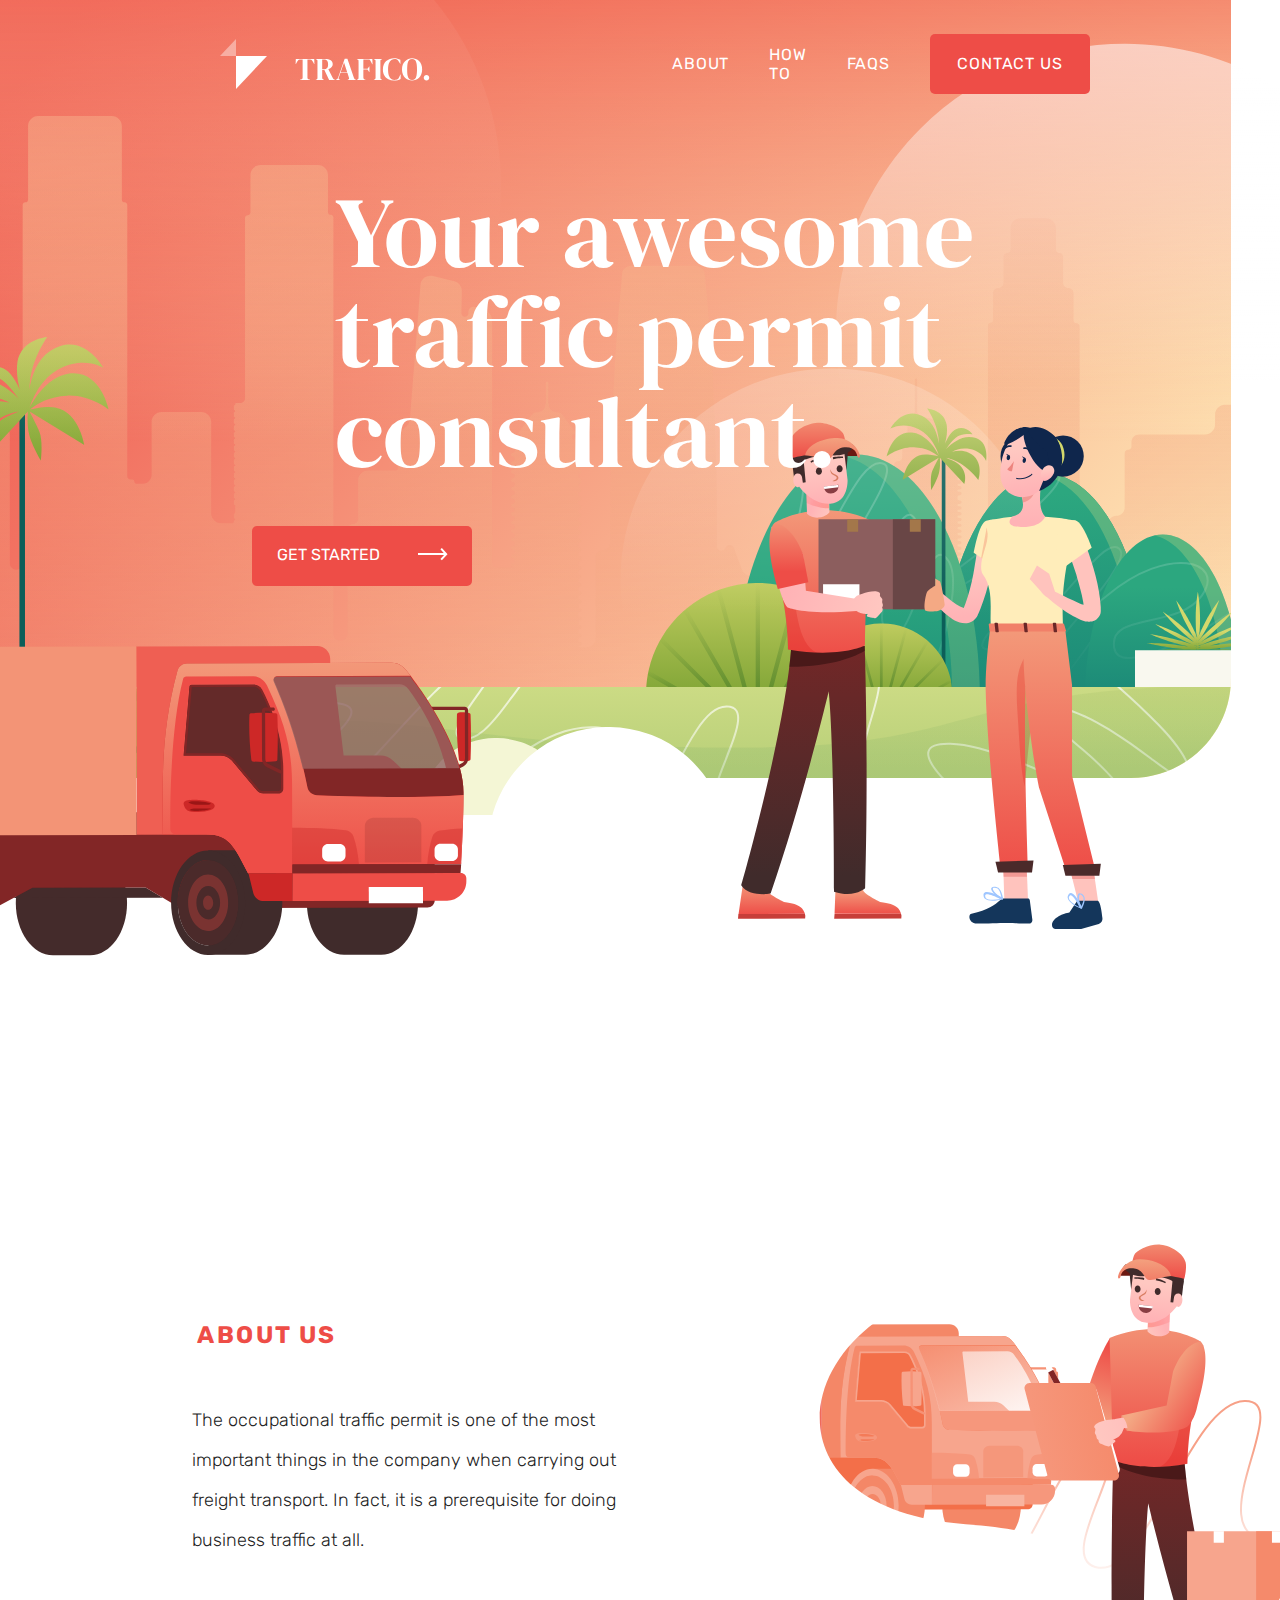
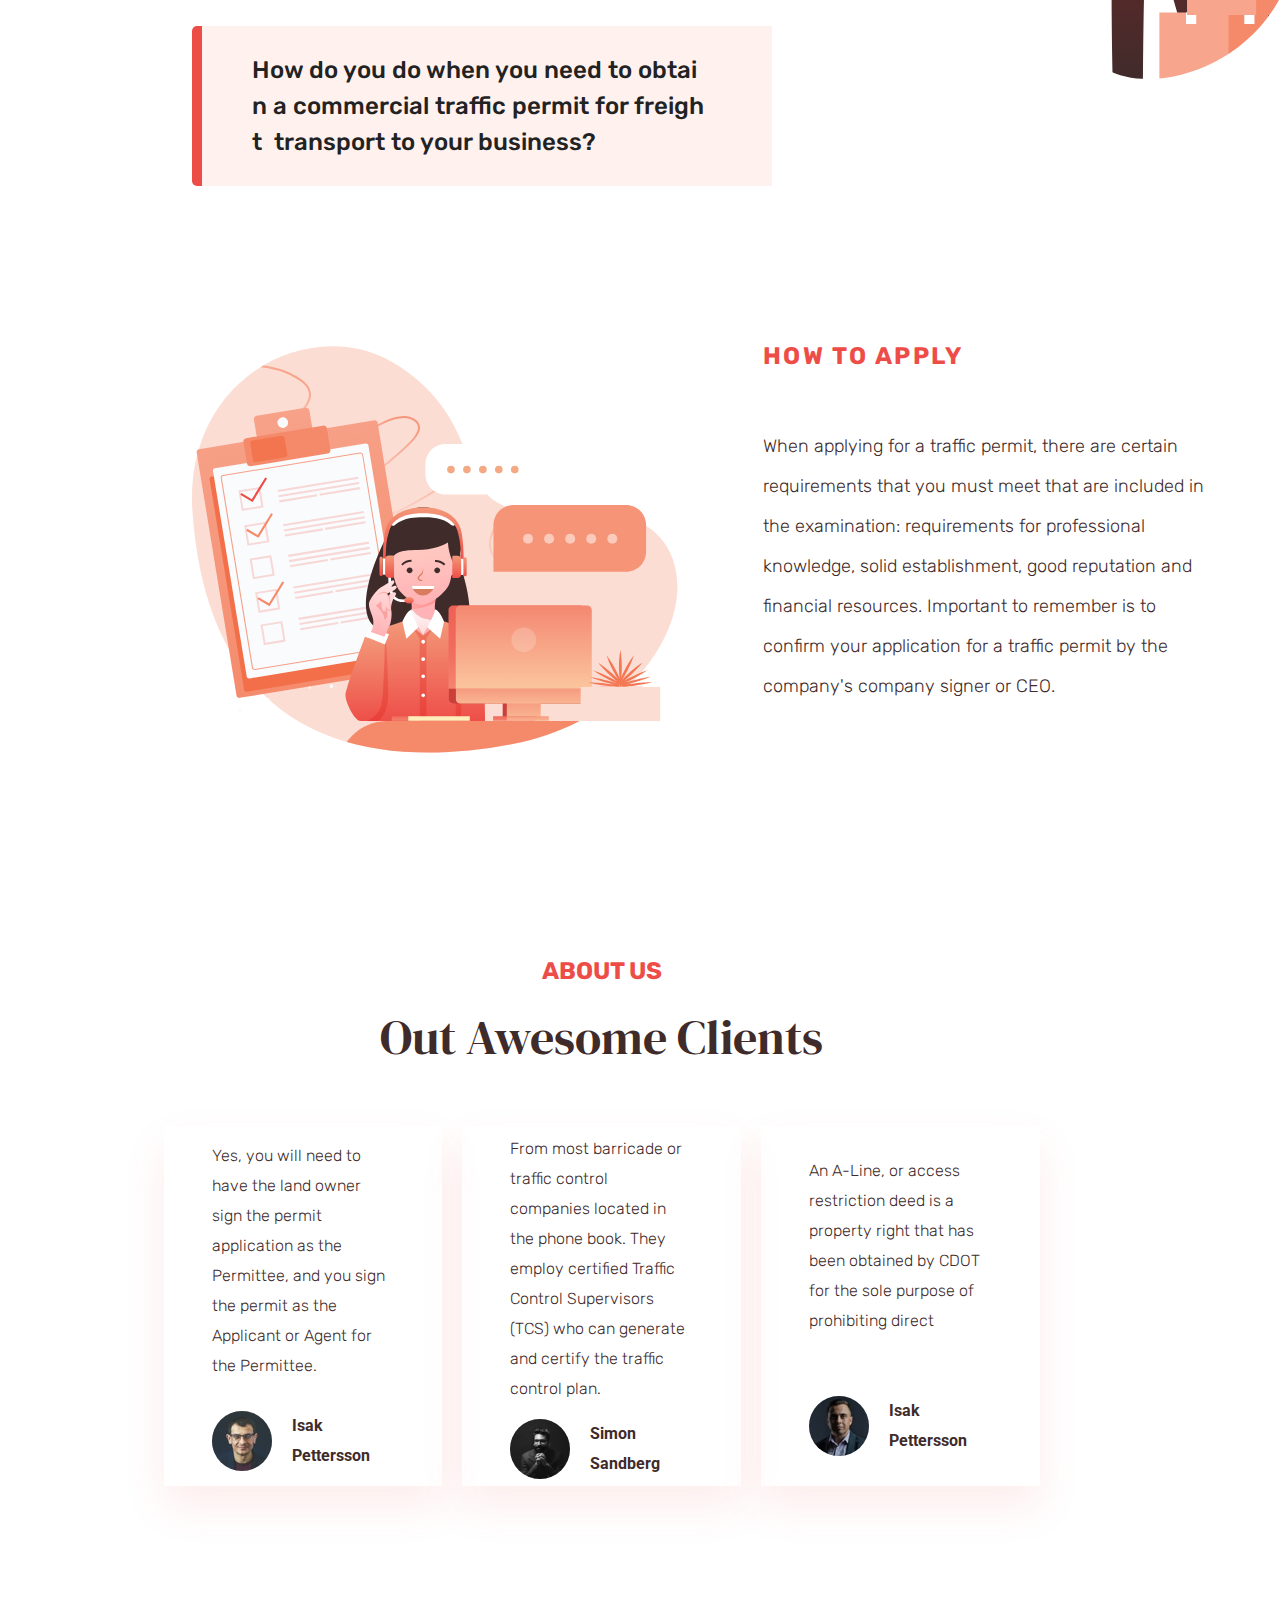
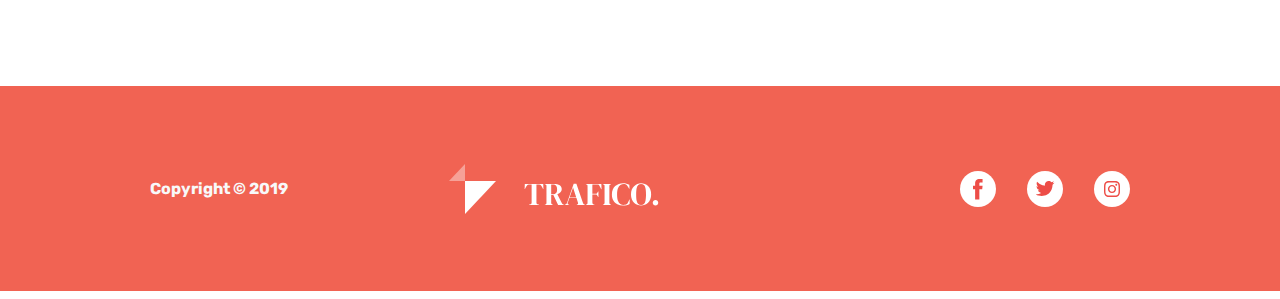
<file: lab-1/index.html>
<!DOCTYPE html>
<html lang="en">

<head>
    <meta charset="UTF-8">
    <meta name="viewport" content="width=device-width, initial-scale=1.0">
    <link rel="stylesheet" href="css/style.css">
    <link rel="stylesheet" href="css/normalize.min.css">
    <link rel="stylesheet" href="css/reset.min.css">
    <link
        href="https://fonts.googleapis.com/css2?family=DM+Serif+Display&family=Roboto:wght@700&family=Rubik:wght@300;500;700&display=swap"
        rel="stylesheet">
    <title>Document</title>
</head>

<body>
    <header class="header">
        <div class="top_container_wrapper">
            <div class="top_container">
                <div class="logo">
                    <img src="assets/logo.svg" alt="logo">
                </div>
                <nav class="header_nav">
                    <ul>
                        <li>
                            <a href="#">About</a>
                        </li>
                        <li>
                            <a href="#">How to</a>
                        </li>
                        <li>
                            <a href="#">Faqs</a>
                        </li>
                        <li>
                            <a href="#" class="contact_us_button">Contact us</a>
                        </li>
                    </ul>
                </nav>      
            </div>
        </div>
        <div class="header_content">
            <div class="header_title">
                <p>Your awesome traffic permit consultant.</p>
            </div>
            <div class="header_button">
                <div class="header_button_text">
                    <a href="">Get started</a>
                </div>
                <div class="header_button_img">
                    <img src="assets/arrow.svg" alt="">
                </div>

            </div>
        </div>
        <div class="car_container">
            <img src="assets/Car image.svg" alt="car" class="car">
        </div>
    </header>
    <div class="about_us">
        <div>
            <div class="about_us_title title">
                <p>About us</p>
            </div>
            <div class="about_us_content">
                <p>The occupational traffic permit is one of the most important things in the company
                    when carrying out freight transport. In fact, it is a prerequisite for doing business
                    traffic at all. </p>
            </div>
            <div class="about_us_question_wrapper">
                <p class="about_us_question_content">How do you do when you need to obtain
                    a commercial traffic permit for freight&nbsp;
                    transport to your business?</p>
            </div>
        </div>
        <div class="about_us_img">
            <img src="assets/man.svg" alt="man">
        </div>
    </div>
    <div class="how_to_apply">
        <div class="how_to_apply_img">
            <img src="assets/woman.svg" alt="">
        </div>
        <div>
            <div class="how_to_apply_title title">
                <p>How to apply</p>
            </div>
            <div class="how_to_apply_content">
                <p>
                    When applying for a traffic permit, there are certain requirements that
                    you must meet that are included in the examination: requirements for professional
                    knowledge, solid establishment, good reputation and financial resources. Important
                    to remember is to confirm your application for a traffic permit by the company's
                    company signer or CEO.
                </p>
            </div>
        </div>
    </div>
    <div class="about_us_footer">
        <div class="about_us_footer_title_box">
            <div class="about_us_footer_title title">
                <p>
                    About us
                </p>
            </div>
            <div class="about_us_footer_subtitle">
                <p>
                    Out Awesome Clients
                </p>
            </div>
        </div>
        <div class="about_us_list">
            <div class="comment_box">
                <div class="comment">
                    <p>
                        Yes, you will need to have the land owner sign the permit application 
                        as the Permittee, and you sign the permit as the Applicant or Agent for 
                        the Permittee.
                    </p>
                </div>
                <div class="comment_author">
                    <img src="assets/author_1.svg" alt="">
                    <p class="author">
                        Isak Pettersson
                    </p>
                </div>
            </div>
            <div class="comment_box">
                <div class="comment">
                    <p>
                        From most barricade or traffic control companies located in the phone 
                        book. They employ certified Traffic Control Supervisors (TCS) who can 
                        generate and certify the traffic control plan. 
                    </p>
                </div>
                <div class="comment_author">
                    <img src="assets/author_2.svg" alt="">
                    <p class="author">
                        Simon Sandberg
                    </p>
                </div>
            </div>
            <div class="comment_box">
                <div class="comment">
                    <p>
                        An A-Line, or access restriction deed is a property right that has been 
                        obtained by CDOT for the sole purpose of prohibiting direct
                    </p>
                </div>
                <div class="comment_author">
                    <img src="assets/author_3.svg" alt="">
                    <p class="author">
                        Isak Pettersson
                    </p>
                </div>
            </div>
        </div>
    </div>
    <footer class="footer">
        <div>
            <div class="copyright">
                Copyright © 2019
            </div>
        </div>
        <div>
            <div>
                <img src="assets/logo.svg" alt="">
            </div>
        </div>
        <div>
            <div class="socials_links">
                <div class="facebook_btn">
                    <a href=""><img src="assets/facebook.svg" alt="facebook"></a>
                </div>
                <div class="twitter_btn">
                    <a href=""><img src="assets/twitter.svg" alt="twitter"></a>
                </div>
                <div class="instagram_btn">
                    <a href=""><img src="assets/instagram.svg" alt="instagram"></a>
                </div>
            </div>
        </div>
    </footer>
</body>

</html>
</file>
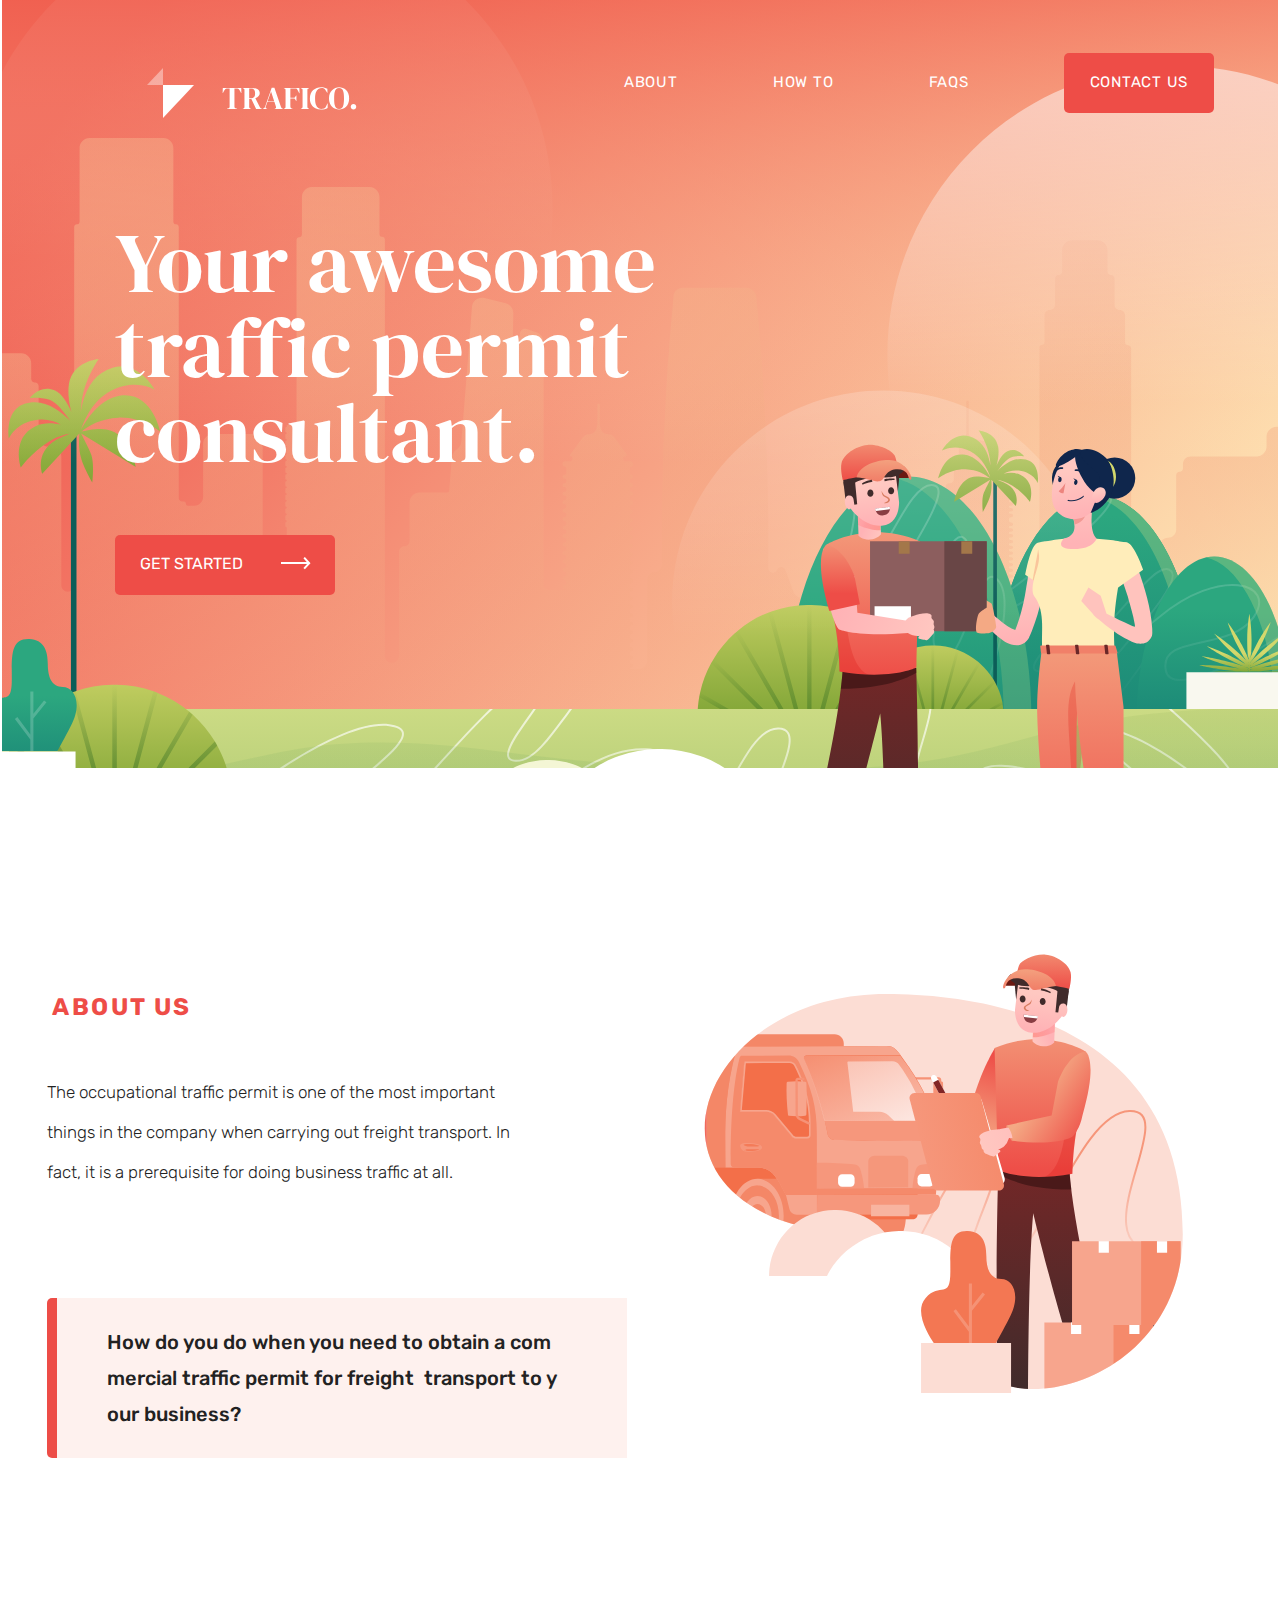
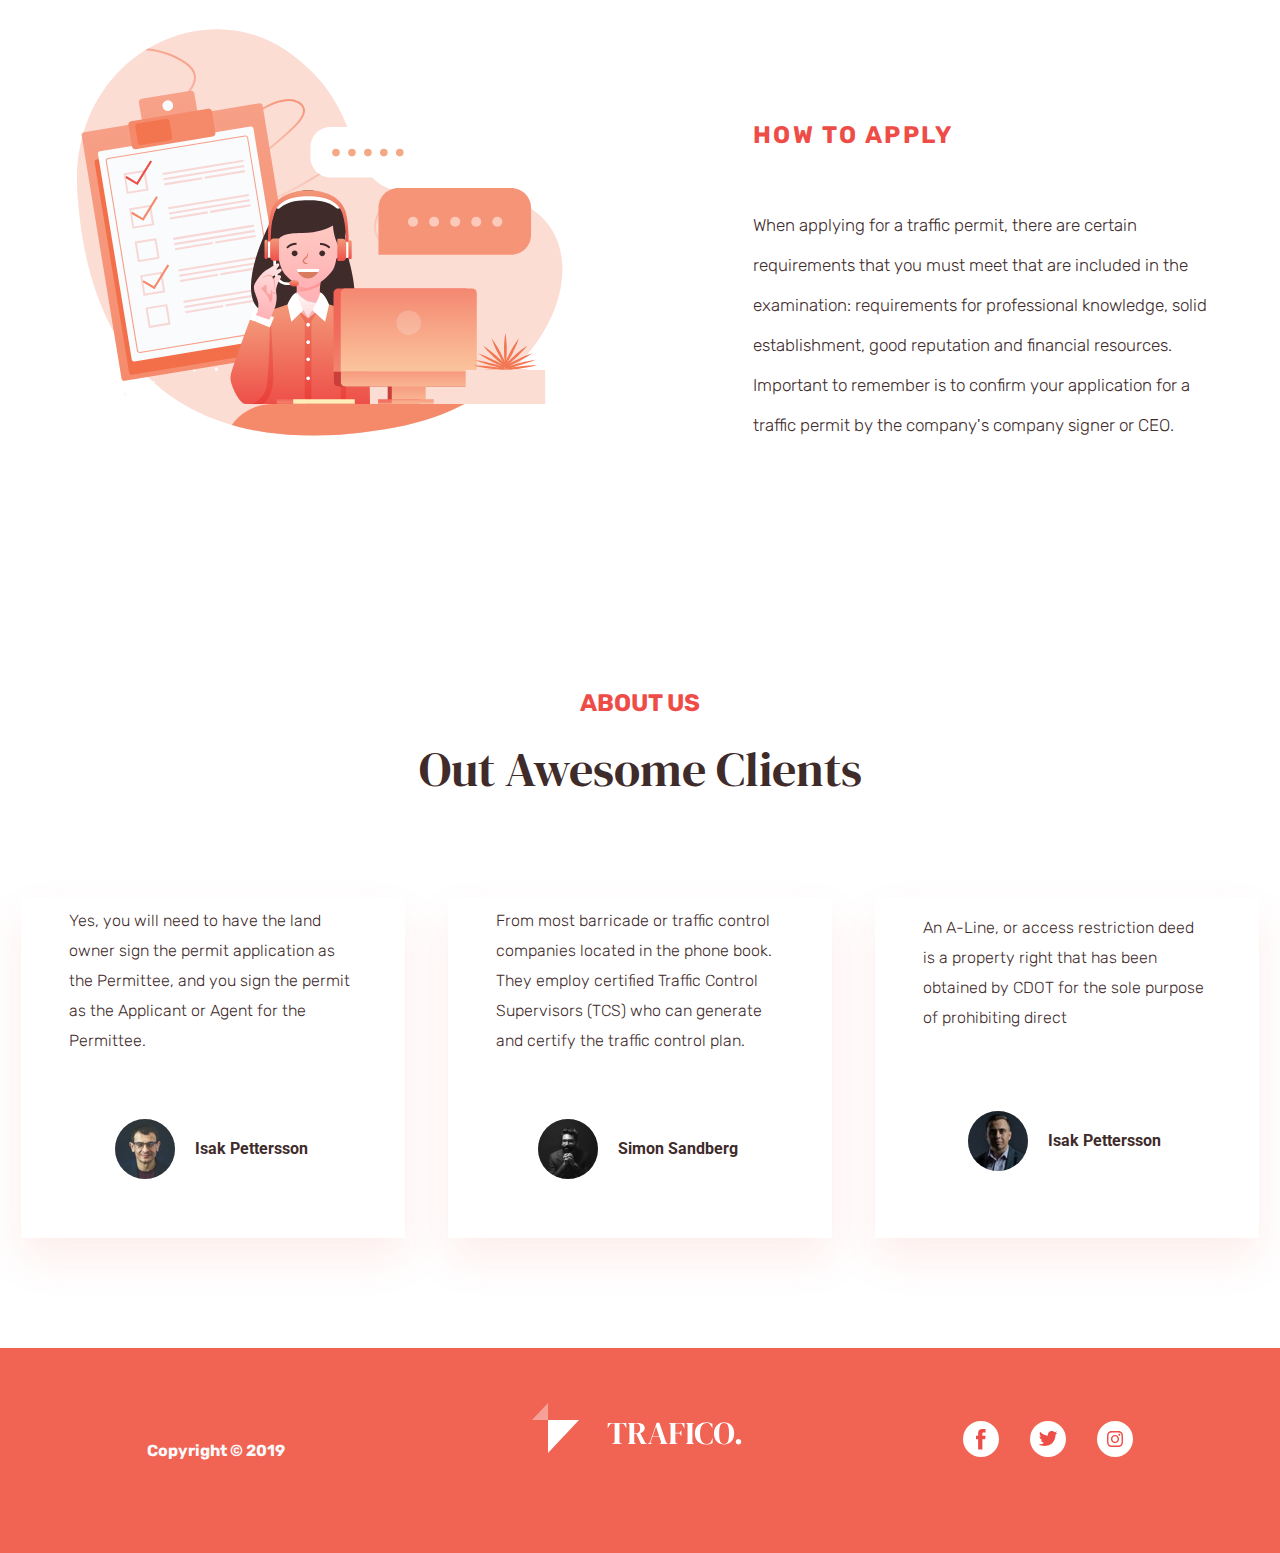
<file: lab-2/index.html>
<!DOCTYPE html>
<html lang="en">

<head>
    <meta charset="UTF-8">
    <meta name="viewport" content="width=device-width, initial-scale=1.0">
    <link rel="stylesheet" href="css/style.css">
    <link rel="stylesheet" href="css/normalize.min.css">
    <link rel="stylesheet" href="css/reset.min.css">
    <link href="https://fonts.googleapis.com/css2?family=DM+Serif+Display&family=Roboto:wght@700&family=Rubik:wght@300;500;700&display=swap" rel="stylesheet">
    <title>Trafico</title>
</head>

<body>

    <div class="wrapper">
        <header class="header container">
            <div class="top_container">
                <button class="hamburger" type="button">
                    <span class="hamburger-box">
                        <span class="hamburger-inner"></span>
                    </span>
                </button>
                <div class="logo">
                    <img src="assets/logo.svg" alt="logo">
                </div>
                <nav>
                    <div class="header_nav">
                        <ul>
                            <a href="#">About</a>
                            <a href="#">How to</a>
                            <a href="#">Faqs</a>
                            <a href="#" class="contact_us_button button">Contact us</a>
                        </ul>
                    </div>
                </nav>
            </div>
            <div class="header__content">
                <div class="header_title">
                    <p>Your awesome traffic permit consultant.</p>
                </div>
                <div class="header_button">
                    <div class="header_button_text">
                        <a href="">Get started</a>
                    </div>
                    <div class="header_button_img">
                        <img src="assets/arrow.svg" alt="">
                    </div>
                </div>
            </div>
            <div class="car"></div>
        </header>

        <div class="about_us container">
            <div>
                <div class="about_us_title title">
                    <p>About us</p>
                </div>
                <div class="about_us_content">
                    <p>The occupational traffic permit is one of the most important things in the company when carrying out freight transport. In fact, it is a prerequisite for doing business traffic at all. </p>
                </div>
                <div class="about_us_question_wrapper">
                    <p class="about_us_question_content">How do you do when you need to obtain a commercial traffic permit for freight&nbsp; transport to your business?</p>
                </div>
            </div>
            <div class="about_us_img">
                <img src="assets/man.svg" alt="man">
            </div>
        </div>
        <div class="how_to_apply container">
            <div class="how_to_apply__img">
                <img src="assets/woman.svg" alt="">
            </div>
            <div>
                <div class="how_to_apply_title title">
                    <p>How to apply</p>
                </div>
                <div class="how_to_apply_content">
                    <p>
                        When applying for a traffic permit, there are certain requirements that you must meet that are included in the examination: requirements for professional knowledge, solid establishment, good reputation and financial resources. Important to remember is
                        to confirm your application for a traffic permit by the company's company signer or CEO.
                    </p>
                </div>
            </div>
        </div>
        <div class="feedback_wrapper">
            <div class="feedback">
                <div class="feedback_title_box">
                    <div class="feedback_title title">
                        <p>
                            About us
                        </p>
                    </div>
                    <div class="feedback_subtitle">
                        <p>
                            Out Awesome Clients
                        </p>
                    </div>
                </div>
                <div class="feedback_list">
                    <div class="comment_box">
                        <div class="comment">
                            <p>
                                Yes, you will need to have the land owner sign the permit application as the Permittee, and you sign the permit as the Applicant or Agent for the Permittee.
                            </p>
                        </div>
                        <div class="comment_author">
                            <img src="assets/author_1.svg" alt="">
                            <p class="author">
                                Isak Pettersson
                            </p>
                        </div>
                    </div>
                    <div class="comment_box">
                        <div class="comment">
                            <p>
                                From most barricade or traffic control companies located in the phone book. They employ certified Traffic Control Supervisors (TCS) who can generate and certify the traffic control plan.
                            </p>
                        </div>
                        <div class="comment_author">
                            <img src="assets/author_2.svg" alt="">
                            <p class="author">
                                Simon Sandberg
                            </p>
                        </div>
                    </div>
                    <div class="comment_box">
                        <div class="comment">
                            <p>
                                An A-Line, or access restriction deed is a property right that has been obtained by CDOT for the sole purpose of prohibiting direct
                            </p>
                        </div>
                        <div class="comment_author">
                            <img src="assets/author_3.svg" alt="">
                            <p class="author">
                                Isak Pettersson
                            </p>
                        </div>
                    </div>
                </div>
            </div>

        </div>
        <footer class="footer">
            <div>
                <div class="copyright">
                    Copyright © 2019
                </div>
            </div>
            <div>
                <div class="footer__logo">
                </div>
            </div>
            <div>
                <div class="socials_links">
                    <div class="facebook_btn">
                        <a href=""><img src="assets/facebook.svg" alt="facebook"></a>
                    </div>
                    <div class="twitter_btn">
                        <a href=""><img src="assets/twitter.svg" alt="twitter"></a>
                    </div>
                    <div class="instagram_btn">
                        <a href=""><img src="assets/instagram.svg" alt="instagram"></a>
                    </div>
                </div>
            </div>
        </footer>
        <script src="main.js"></script>
</body>
</div>


</html>
</file>
<file: lab-1/css/style.css>
a {
    text-decoration: none;
    color: #ffffff;
}

.container {
    max-width: 1285px;
    margin: 0 auto;
}

.header {
    background: url(../assets/Background\ Scene.svg) no-repeat center top;
    position: relative;
    height: 1076px;
    
    margin-top: -8px;
    position: relative;
    
}

.top_container_wrapper {
    height: 11%;
}

.top_container {
    height: 100%;
    width: 68%;
    margin-left: 13.3%;
    display: flex;
    justify-content: space-around;
    align-items: center;
    
}

.logo {
    margin-left: 50px;
    margin-top: 25px;
}

.header_nav {
    width: 650px;    
    
    display: flex;
    font-family: 'Rubik', sans-serif;
    font-size: 16px;
    text-transform: uppercase;
    justify-content: space-between;
    letter-spacing: 0.05em;
    line-height: 19px;
    margin-left: 200px;
    margin-right: 50px;
    
}

.header_nav ul {
    width: 95%;
    display: flex;
    align-items: center;
    justify-content: space-between;
    word-wrap: none;  
    margin-top: 25px;
}

.header_nav ul li {
    margin-left: 40px;
}


.contact_us_button {
    height: 60px;
    width: 160px;
    background: #EE4D47;
    border-radius: 5px;
    display: flex;
    align-items: center;
    justify-content: center;
}

.header_content {
    height: 49.78%;
    width: 68%;
    margin-left: 13.3%;
    display: flex;
    flex-direction: column-reverse;
}

.header_title {
    position: absolute;
    width: 741px;
    height: 300px;
    left: 240px;
    top: 190px;

    font-family: 'DM Serif Display', serif;
    font-style: normal;
    font-weight: normal;
    font-size: 100px;
    line-height: 100%;
    margin-left: 95px;

    display: flex;
    align-items: center;

    color: #FFFFFF;
}

.header_button {
    text-transform: uppercase;
    position: absolute;
    display: flex;
    width: 220px;
    height: 60px;
    justify-content: space-between;
    
    margin-left: 82px;
    margin-bottom: 60px;

    background: #EE4D47;
    border-radius: 5px;
}

.header_button_text {
    display: flex;
    font-family: 'Rubik', sans-serif;
    flex-direction: column;
    align-items: center;
    margin-top: 21px;
    margin-left: 25px;
}

.header_button_img {
    margin-right: 24px;
    margin-top: 19px;
}

.car {
    width: 37.5%;
    height: 30%;
    margin-left: -9px;

}

.about_us {
    height: 700px;
    width: 64%;
    margin-left: 15%;
    margin-top: 38px;
    display: flex;
    justify-content: space-between;
}

.about_us_img {
    margin-top: 125px;

}

.title {
    font-family: 'Rubik', sans-serif;
    font-style: normal;
    font-weight: bold;
    font-size: 24px;
    line-height: 40px;
    text-transform: uppercase;
    color: #EE4D47;
}

.about_us_title {  
    width: 150px;
    height: 50px;
    margin-top: 204px;

    display: flex;
    align-items: center;
    justify-content: center;
    letter-spacing: 0.1em;

    
}

.about_us_content {
    width: 470px;
    height: 156px;
    margin-top: 40px;

    font-family: 'Rubik', sans-serif;
    font-style: normal;
    font-weight: 300;
    font-size: 18px;
    line-height: 40px;
}

.about_us_question_wrapper {
    
    width: 570px;
    height: 160px;
    margin-top: 70px;
    display: flex;
    word-break: break-all;

    font-family: 'Rubik', sans-serif;

    border-left: 10px solid #ED4D47;
    border-top-left-radius: 5px;
    border-bottom-left-radius: 5px;
    
    font-weight: 500;
    font-size: 24px;
    line-height: 36px;
    background: rgba(252, 221, 212, 0.4);
}

.about_us_question_content {
    margin-left: 50px;
    margin-right: 65px;
    display: flex;
    align-items: center;
}

.how_to_apply {
    height: 720px;
    width: 64%;
    margin-left: 15%;
    margin-top: 20px;
    display: flex;
    justify-content: space-around;
}

.how_to_apply_img {
    margin-left: -125px;
}


.how_to_apply_title {
    width: 265px;
    height: 50px;
    margin-top: 110px;
    margin-left: -25px;
    
    letter-spacing: 0.1em;

}

.how_to_apply_content {
    width: 455px;
    height: 287px;

    margin-top: 40px;
    margin-left: -25px;

    font-family: 'Rubik', sans-serif;
    font-style: normal;
    font-weight: 300;
    font-size: 18px;
    line-height: 40px;
   

    color: #402B2B;
}

.about_us_footer {
    height: 740px;
    width: 70%;
    margin-left: 12%;
    
}

.about_us_footer_title_box {
    height: 130px;
    display: flex;
    flex-direction: column;
    align-items: center;
    justify-content: center;
    padding-bottom: 50px;
}

.about_us_footer_subtitle {
    font-family: 'DM Serif Display', serif;
    font-style: normal;
    font-weight: normal;
    font-size: 48px;
    line-height: 140%;
    margin-top: 13px;

    color: #402B2B;
}

.comment_box {
    width: 420px;
    height: 360px;
    display: flex;
    flex-direction: column;
    justify-content: space-around;
    align-content: space-around;
    margin-left: 10px;
    margin-right: 10px;

    box-shadow: 0px 20px 40px rgba(238, 77, 71, 0.1);
}

.comment {
    font-family: 'Rubik', sans-serif;
    font-style: normal;
    font-weight: 300;
    font-size: 16px;
    line-height: 30px;
    margin-left: 48px;
    margin-right: 52px;

    color: #402B2B;
}

.comment_author {
    margin-left: 48px;
    margin-right: 52px;
    display: flex;
    align-items: center;
    
}

.author {
    margin-left: 20px;
    font-family: 'Roboto', sans-serif;
    font-style: normal;
    font-weight: bold;
    font-size: 16px;
    line-height: 30px;
    color: #402B2B;
}

.about_us_list {
    display: flex;
    background: #FFFFFF;
    border-radius: 10px;
}

.footer {
    height: 205px;
    display: flex;
    justify-content: space-around;
    background: #F16353;
    align-items: center;
}

.copyright {
    position: absolute;
    width: 165px;
    height: 40px;
    margin-top: -20px;

    font-family: 'Rubik', sans-serif;
    font-style: normal;
    font-weight: bold;
    font-size: 16px;
    line-height: 30px;

    display: flex;
    align-items: center;

    color: #F8F9FA;
        
}

.socials_links {
    display: flex;
    width: 170px;
    height: 35px;
    justify-content: space-between;
}
</file>
<file: lab-2/css/style.css>
@import "./global.css";
@import "./header.css";
@import "./hamburger.css";
@import "./about_us.css";
@import "./how_to_apply.css";
@import "./feedback.css";
@import "./footer.css";
</file>
